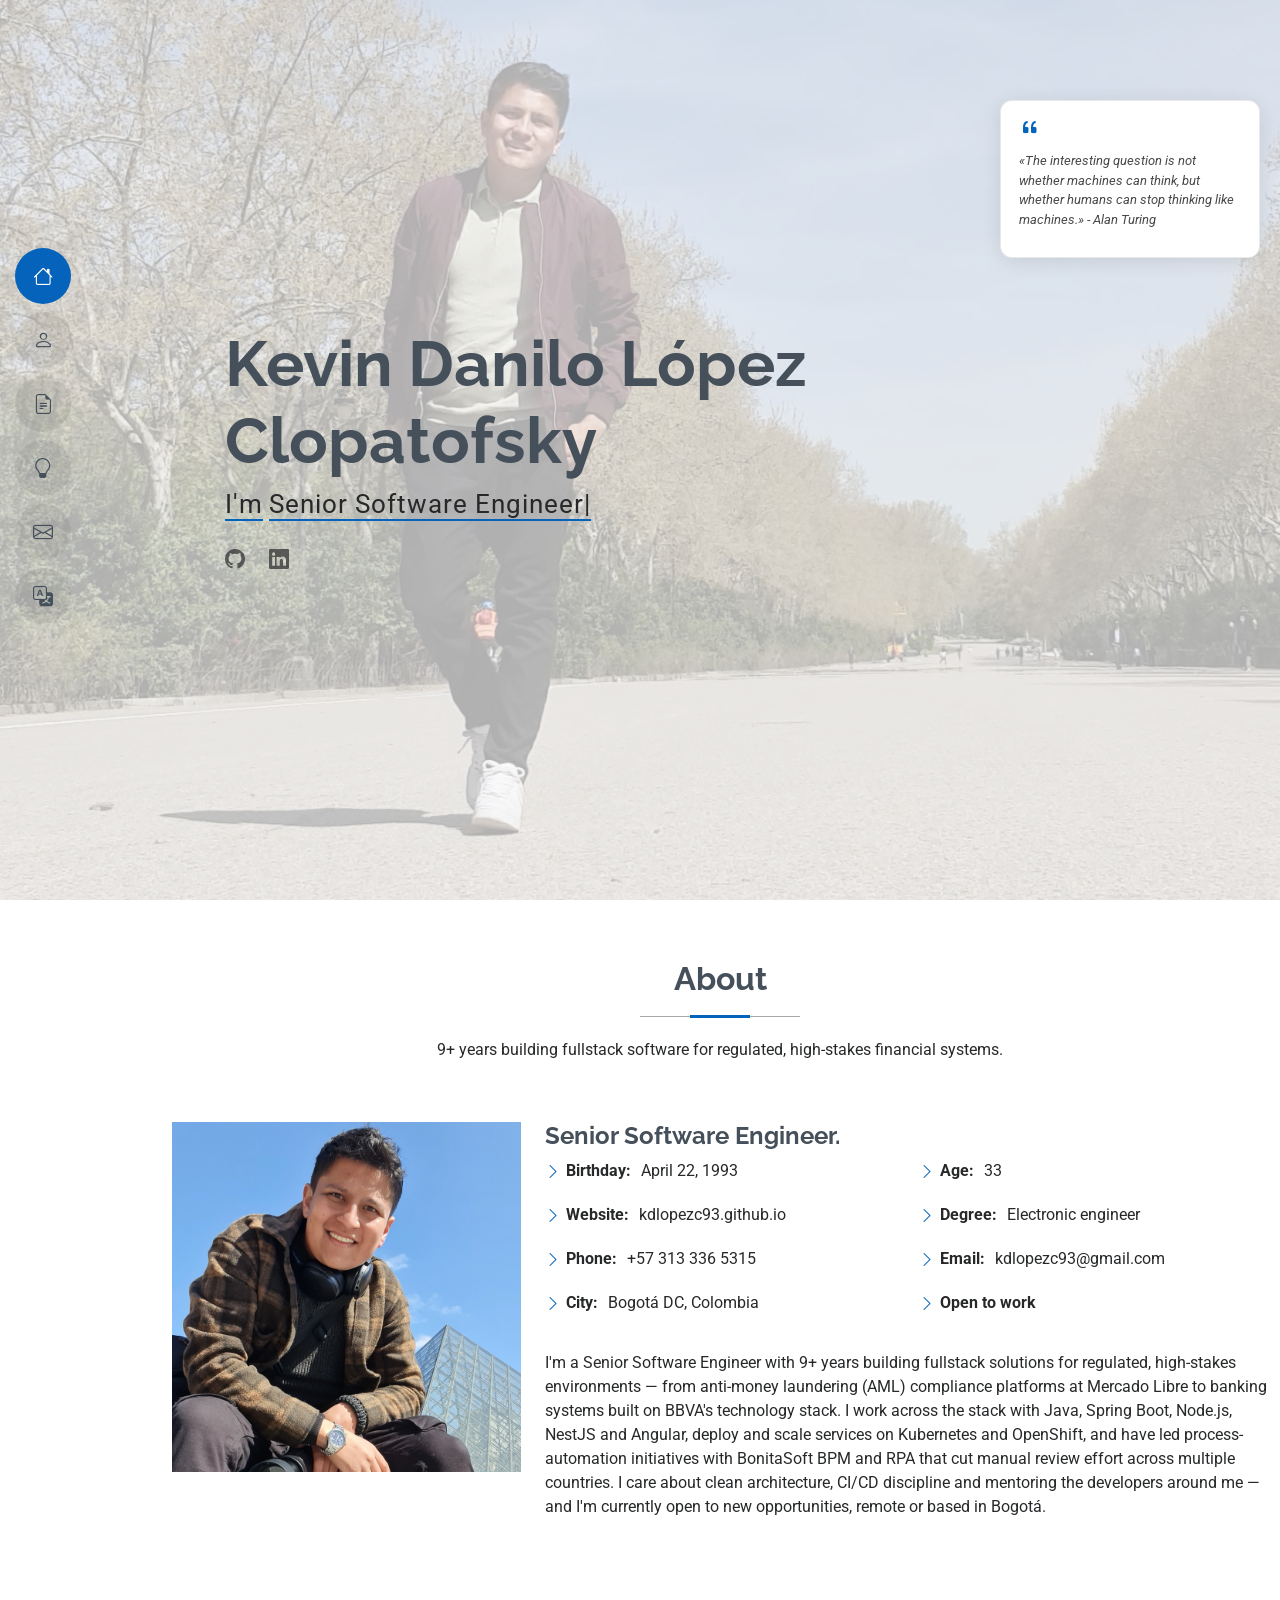
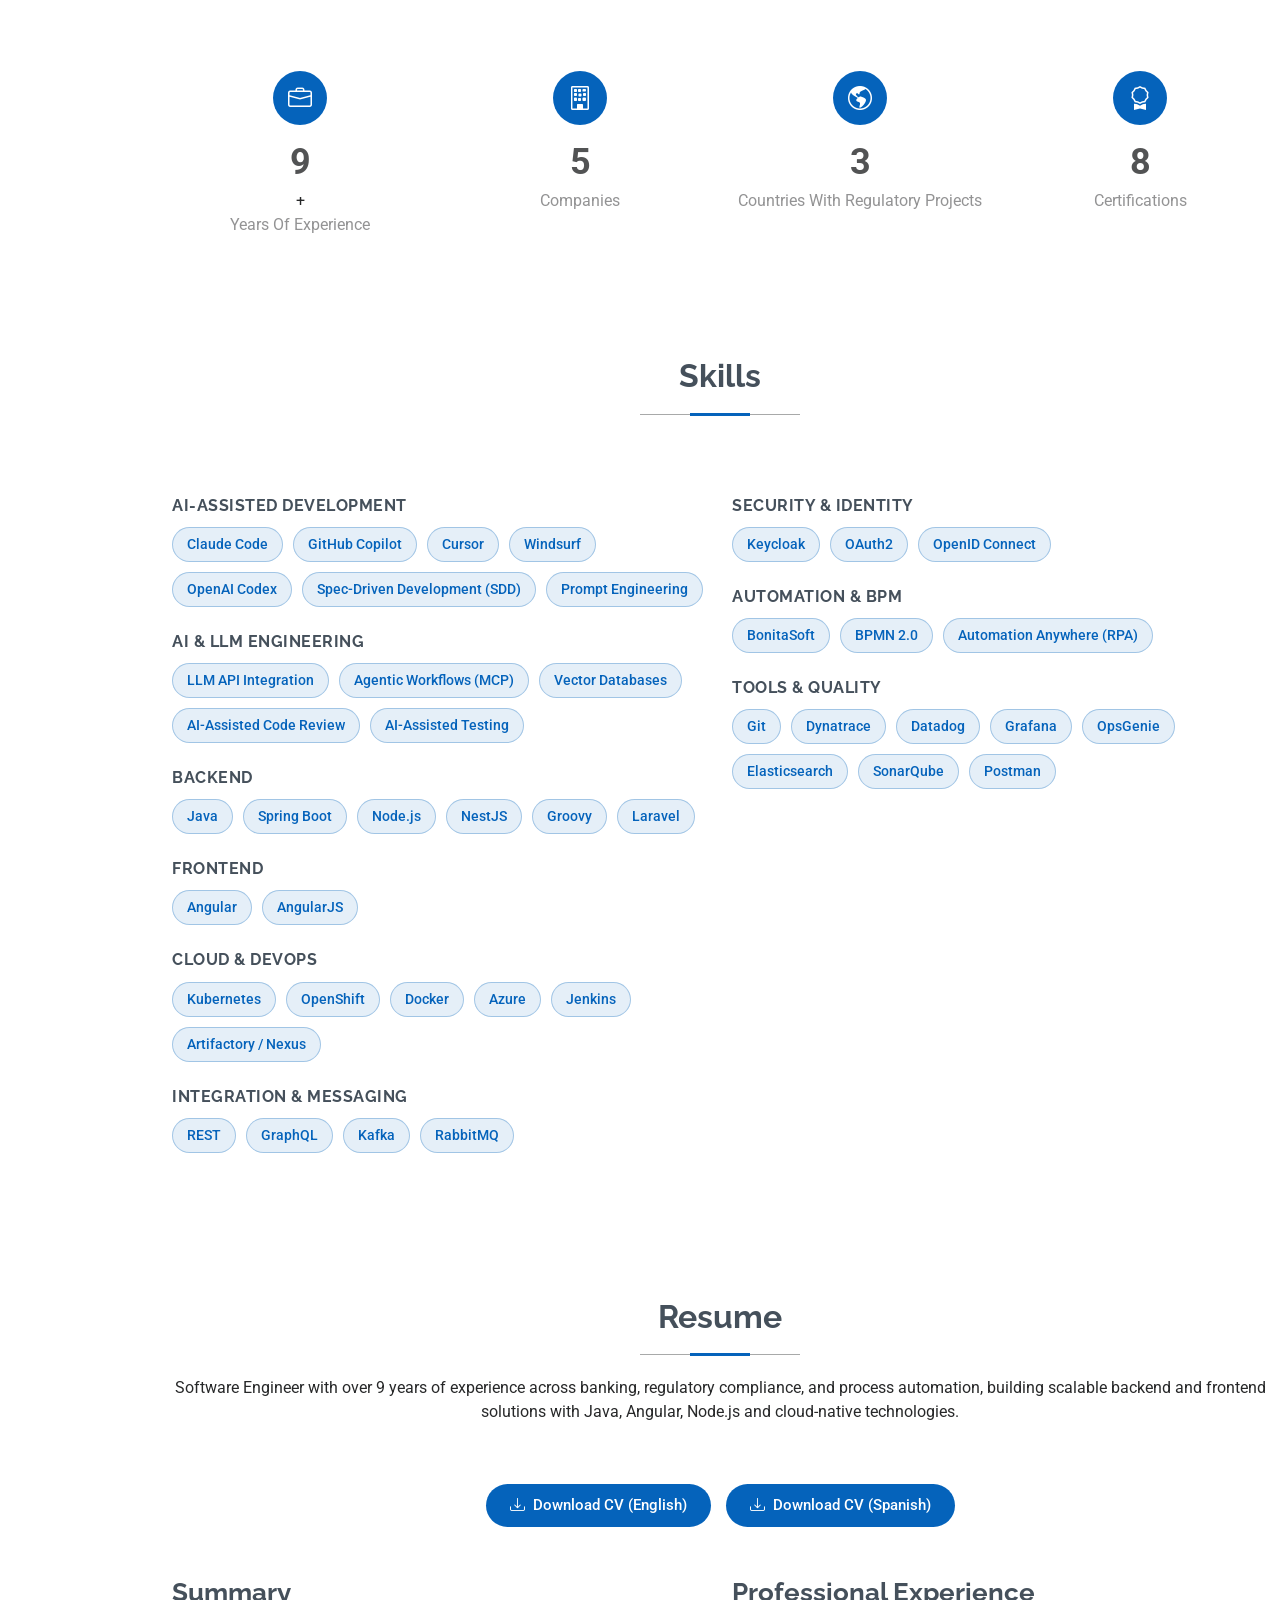
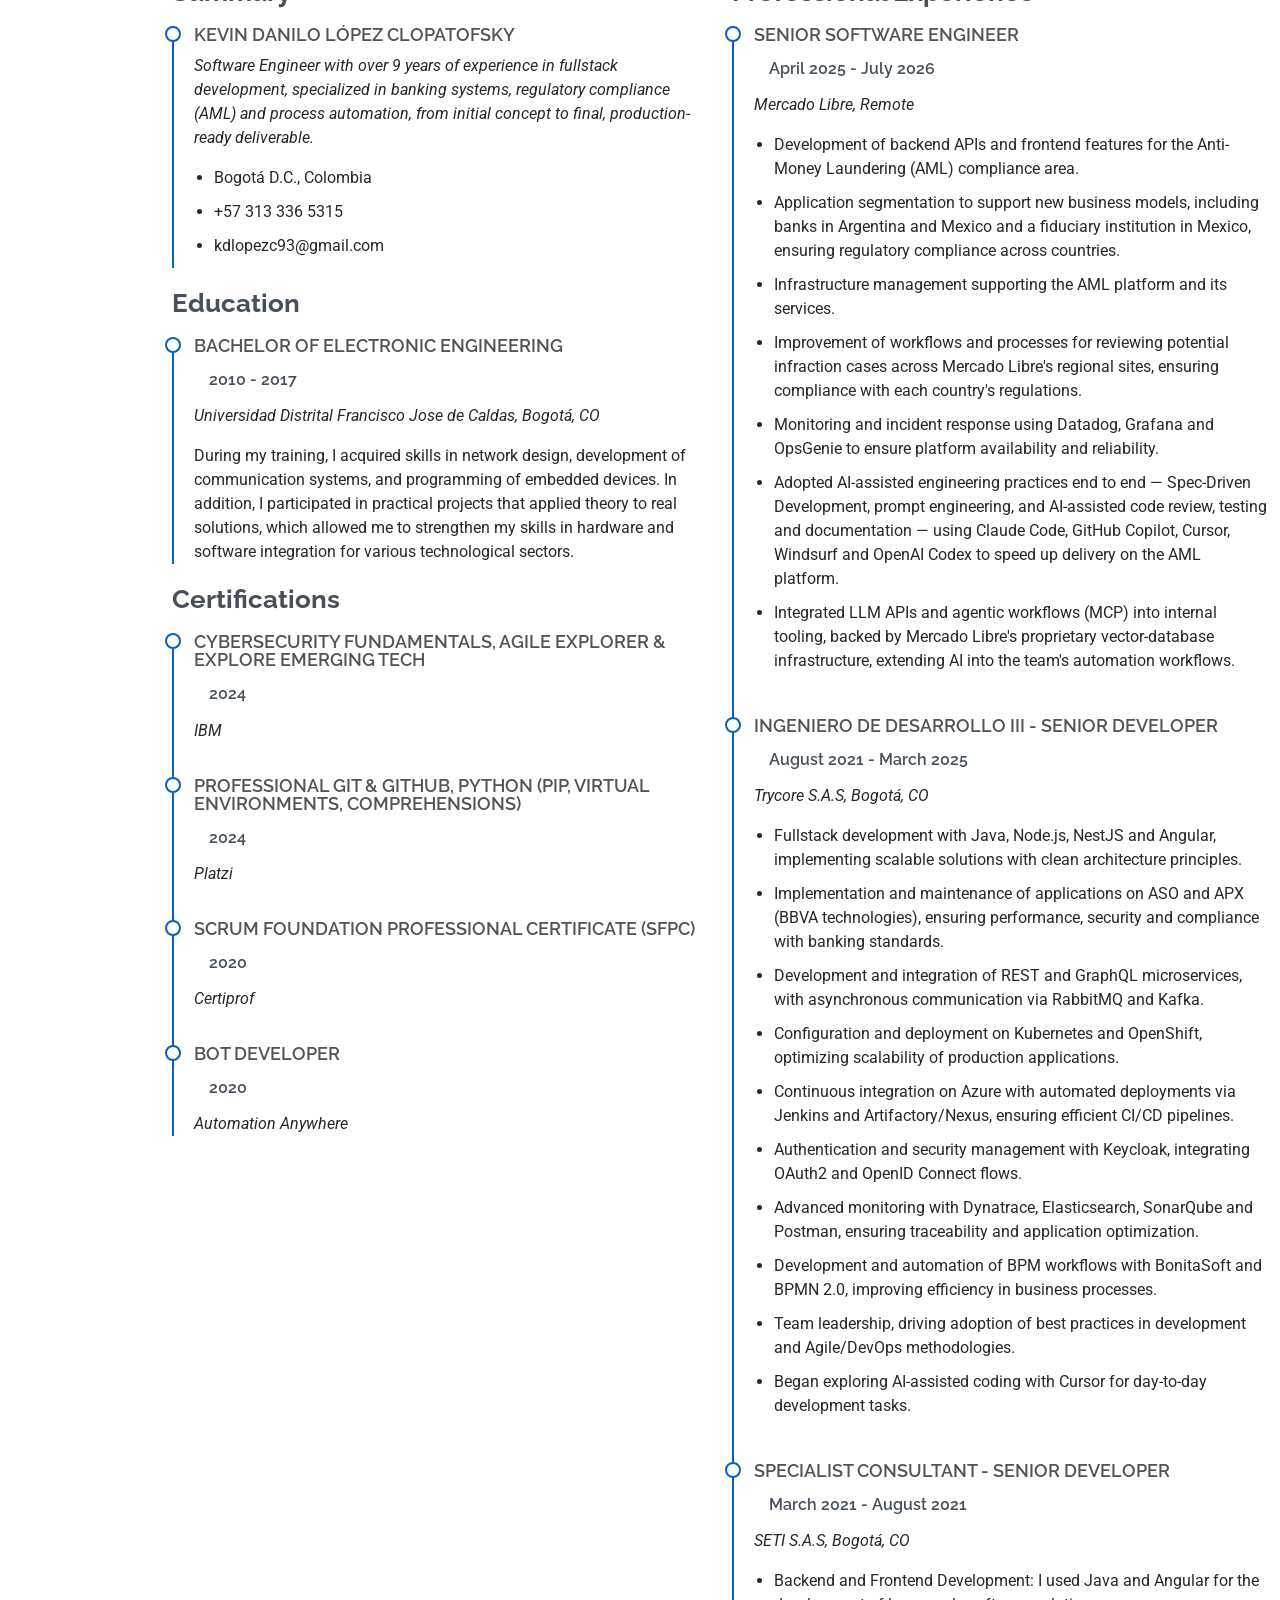
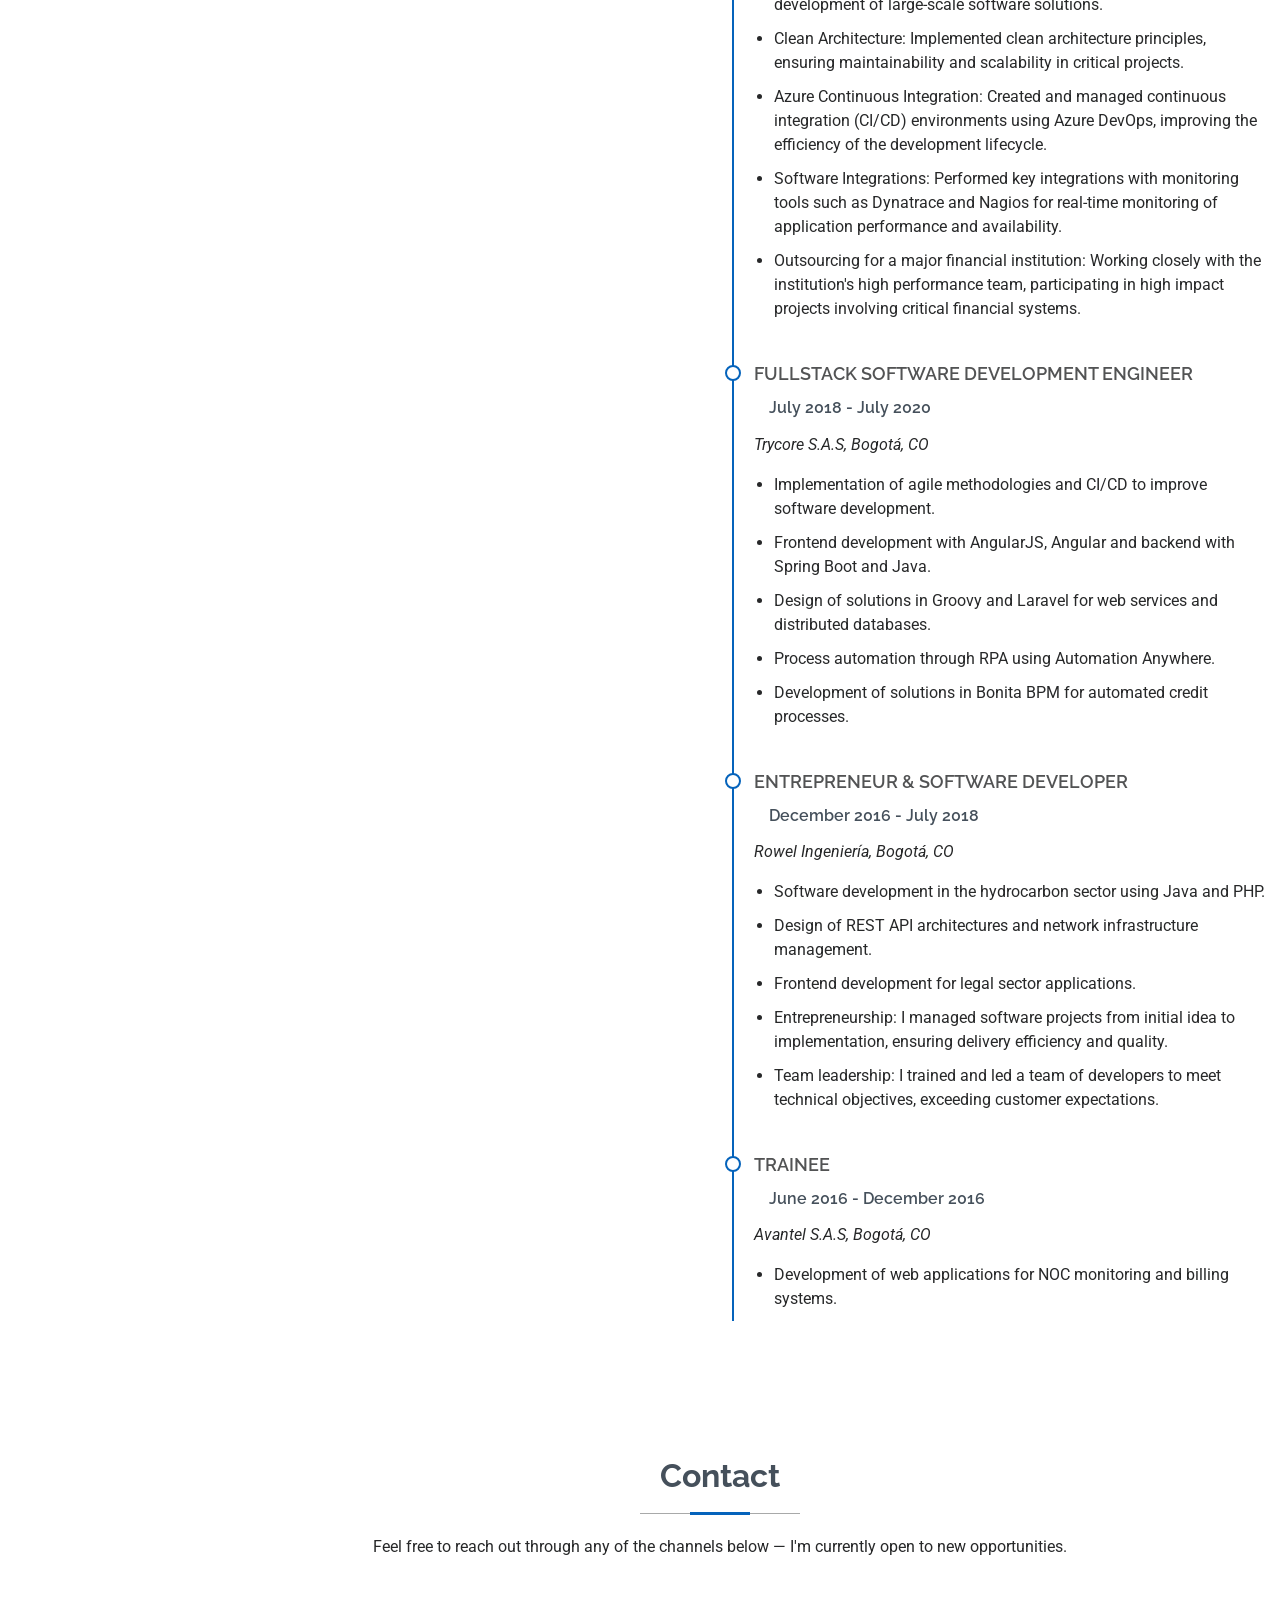
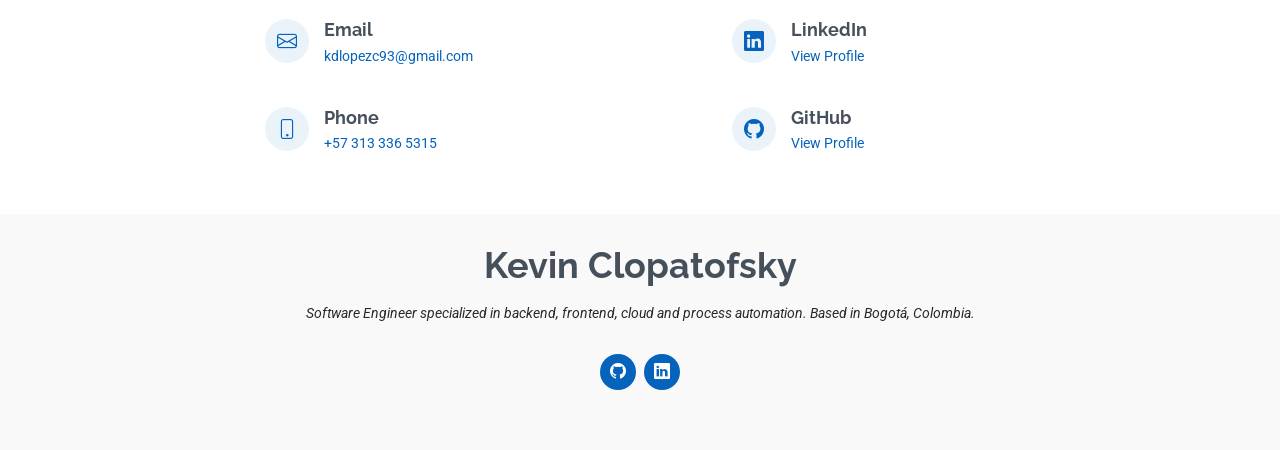
<file: index.html>
<!DOCTYPE html>
<html lang="en">

<head>
  <meta charset="utf-8">
  <meta content="width=device-width, initial-scale=1.0" name="viewport">
  <title data-i18n="meta.title">Kevin López Clopatofsky - Software Engineer</title>
  <meta content="Kevin López Clopatofsky - Software Engineer specialized in backend, frontend, cloud and process automation." name="description">
  <meta content="software engineer, fullstack developer, senior software engineer, java, spring boot, angular, nodejs, nestjs, kubernetes, AML, compliance, banking, bogota" name="keywords">

  <!-- Favicons -->
  <link href="assets/img/favicon.png" rel="icon">
  <link href="assets/img/apple-touch-icon.png" rel="apple-touch-icon">

  <!-- Fonts -->
  <link href="https://fonts.googleapis.com" rel="preconnect">
  <link href="https://fonts.gstatic.com" rel="preconnect" crossorigin>
  <link href="https://fonts.googleapis.com/css2?family=Roboto:ital,wght@0,100;0,300;0,400;0,500;0,700;0,900;1,100;1,300;1,400;1,500;1,700;1,900&family=Poppins:ital,wght@0,100;0,200;0,300;0,400;0,500;0,600;0,700;0,800;0,900;1,100;1,200;1,300;1,400;1,500;1,600;1,700;1,800;1,900&family=Raleway:ital,wght@0,100;0,200;0,300;0,400;0,500;0,600;0,700;0,800;0,900;1,100;1,200;1,300;1,400;1,500;1,600;1,700;1,800;1,900&display=swap" rel="stylesheet">

  <!-- Vendor CSS Files -->
  <link href="assets/vendor/bootstrap/css/bootstrap.min.css" rel="stylesheet">
  <link href="assets/vendor/bootstrap-icons/bootstrap-icons.css" rel="stylesheet">
  <link href="assets/vendor/aos/aos.css" rel="stylesheet">

  <!-- Main CSS File -->
  <link href="assets/css/main.css" rel="stylesheet">

  <!-- =======================================================
  * Template Name: MyResume
  * Template URL: https://bootstrapmade.com/free-html-bootstrap-template-my-resume/
  * Updated: Jun 29 2024 with Bootstrap v5.3.3
  * Author: BootstrapMade.com
  * License: https://bootstrapmade.com/license/
  ======================================================== -->
</head>

<body class="index-page">

  <header id="header" class="header d-flex flex-column justify-content-center">

    <i class="header-toggle d-xl-none bi bi-list"></i>

    <nav id="navmenu" class="navmenu">
      <ul>
        <li><a href="#hero" class="active"><i class="bi bi-house navicon"></i><span data-i18n="nav.home">Home</span></a></li>
        <li><a href="#about"><i class="bi bi-person navicon"></i><span data-i18n="nav.about">About</span></a></li>
        <li><a href="#resume"><i class="bi bi-file-earmark-text navicon"></i><span data-i18n="nav.resume">Resume</span></a></li>
        <li><a href="reflections.html"><i class="bi bi-lightbulb navicon"></i><span data-i18n="nav.reflections">Reflections</span></a></li>
        <li><a href="#contact"><i class="bi bi-envelope navicon"></i><span data-i18n="nav.contact">Contact</span></a></li>
        <li class="lang-switch">
          <button type="button" id="lang-toggle" class="lang-toggle-btn" aria-label="Toggle language">
            <i class="bi bi-translate navicon"></i><span id="lang-toggle-label">ES</span>
          </button>
        </li>
      </ul>
    </nav>

  </header>

  <main class="main">

    <!-- Floating Turing quotes -->
    <div class="turing-float" id="turing-float">
      <i class="bi bi-quote"></i>
      <div class="turing-float-slot">
        <p class="turing-float-quote is-visible" data-i18n="reflections.quote">
          «The interesting question is not whether machines can think, but whether humans can stop thinking like machines.» - Alan Turing
        </p>
        <p class="turing-float-quote" data-i18n="reflections.quote2">
          "Sometimes people think that if a machine can do a job, it must be following some rule or set of instructions, when in fact it may be doing something quite original." - Alan Turing
        </p>
      </div>
    </div>

    <!-- Hero Section -->
    <section id="hero" class="hero section light-background">

      <img src="assets/img/hero-bg.jpg" alt="">

      <div class="container" data-aos="zoom-out">
        <div class="row justify-content-center">
          <div class="col-lg-9">
            <h2>Kevin Danilo L&oacute;pez Clopatofsky</h2>
            <p><span data-i18n="hero.imLabel">I'm</span> <span class="typed" data-typed-items="Senior Software Engineer, Back-end, Front-end, Java, Angular, NodeJS, BPM (Bonitasoft)" data-typed-items-es="Ingeniero de Software Senior, Back-end, Front-end, Java, Angular, NodeJS, BPM (Bonitasoft)">Senior Software Engineer</span><span class="typed-cursor typed-cursor--blink" aria-hidden="true"></span></p>
            <div class="social-links">
              <a href="https://github.com/kdlopezc93" target="_blank"><i class="bi bi-github"></i></a>
              <a href="https://www.linkedin.com/in/kevindlclopatofsky-fullstackdeveloper/" target="_blank"><i class="bi bi-linkedin"></i></a>
            </div>
          </div>
        </div>
      </div>

    </section><!-- /Hero Section -->

    <!-- About Section -->
    <section id="about" class="about section">

      <!-- Section Title -->
      <div class="container section-title" data-aos="fade-up">
        <h2 data-i18n="about.title">About</h2>
        <p data-i18n="about.intro">9+ years building fullstack software for regulated, high-stakes financial systems.</p>
      </div><!-- End Section Title -->

      <div class="container" data-aos="fade-up" data-aos-delay="100">

        <div class="row gy-4 justify-content-center">
          <div class="col-lg-4">
            <img src="assets/img/profile-img.jpg" class="img-fluid" alt="">
          </div>
          <div class="col-lg-8 content">
            <h2 data-i18n="about.subtitle">Senior Software Engineer.</h2>
            <div class="row">
              <div class="col-lg-6">
                <ul>
                  <li><i class="bi bi-chevron-right"></i> <strong data-i18n="about.birthdayLabel">Birthday:</strong> <span data-i18n="about.birthdayValue">April 22, 1993</span></li>
                  <li><i class="bi bi-chevron-right"></i> <strong data-i18n="about.websiteLabel">Website:</strong> <span>kdlopezc93.github.io</span></li>
                  <li><i class="bi bi-chevron-right"></i> <strong data-i18n="about.phoneLabel">Phone:</strong> <span>+57 313 336 5315</span></li>
                  <li><i class="bi bi-chevron-right"></i> <strong data-i18n="about.cityLabel">City:</strong> <span>Bogotá DC, Colombia</span></li>
                </ul>
              </div>
              <div class="col-lg-6">
                <ul>                  <li><i class="bi bi-chevron-right"></i> <strong data-i18n="about.ageLabel">Age:</strong> <span id="age-value" data-birthdate="1993-04-22"></span></li>
                  <li><i class="bi bi-chevron-right"></i> <strong data-i18n="about.degreeLabel">Degree:</strong> <span data-i18n="about.degreeValue">Electronic engineer</span></li>
                  <li><i class="bi bi-chevron-right"></i> <strong data-i18n="about.emailLabel">Email:</strong> <span>kdlopezc93@gmail.com</span></li>
                  <li><i class="bi bi-chevron-right"></i> <strong data-i18n="about.openToWork">Open to work</strong></li>
                </ul>
              </div>
            </div>
            <p class="py-3" data-i18n="about.pitch">
              I'm a Senior Software Engineer with 9+ years building fullstack solutions for regulated,
              high-stakes environments — from anti-money laundering (AML) compliance platforms at
              Mercado Libre to banking systems built on BBVA's technology stack. I work across the
              stack with Java, Spring Boot, Node.js, NestJS and Angular, deploy and scale services on
              Kubernetes and OpenShift, and have led process-automation initiatives with BonitaSoft
              BPM and RPA that cut manual review effort across multiple countries. I care about clean
              architecture, CI/CD discipline and mentoring the developers around me — and I'm
              currently open to new opportunities, remote or based in Bogotá.
            </p>
          </div>
        </div>

      </div>

    </section><!-- /About Section -->

    <!-- Stats Section -->
    <section id="stats" class="stats section">

      <div class="container" data-aos="fade-up" data-aos-delay="100">

        <div class="row gy-4">

          <div class="col-lg-3 col-md-6 d-flex flex-column align-items-center">
            <i class="bi bi-briefcase"></i>
            <div class="stats-item">
              <span data-purecounter-start="0" data-purecounter-end="9" data-purecounter-duration="1" class="purecounter"></span>+
              <p data-i18n="stats.years">Years Of Experience</p>
            </div>
          </div><!-- End Stats Item -->

          <div class="col-lg-3 col-md-6 d-flex flex-column align-items-center">
            <i class="bi bi-building"></i>
            <div class="stats-item">
              <span data-purecounter-start="0" data-purecounter-end="5" data-purecounter-duration="1" class="purecounter"></span>
              <p data-i18n="stats.companies">Companies</p>
            </div>
          </div><!-- End Stats Item -->

          <div class="col-lg-3 col-md-6 d-flex flex-column align-items-center">
            <i class="bi bi-globe-americas"></i>
            <div class="stats-item">
              <span data-purecounter-start="0" data-purecounter-end="3" data-purecounter-duration="1" class="purecounter"></span>
              <p data-i18n="stats.countries">Countries With Regulatory Projects</p>
            </div>
          </div><!-- End Stats Item -->

          <div class="col-lg-3 col-md-6 d-flex flex-column align-items-center">
            <i class="bi bi-award"></i>
            <div class="stats-item">
              <span data-purecounter-start="0" data-purecounter-end="8" data-purecounter-duration="1" class="purecounter"></span>
              <p data-i18n="stats.certifications">Certifications</p>
            </div>
          </div><!-- End Stats Item -->

        </div>

      </div>

    </section><!-- /Stats Section -->

    <!-- Skills Section -->
    <section id="skills" class="skills section">

      <!-- Section Title -->
      <div class="container section-title" data-aos="fade-up">
        <h2 data-i18n="skills.title">Skills</h2>
      </div><!-- End Section Title -->

      <div class="container" data-aos="fade-up" data-aos-delay="100">

        <div class="row skills-content">

          <div class="col-lg-6">

            <div class="skills-category">
              <h4 data-i18n="skills.catAiDev">AI-Assisted Development</h4>
              <div class="skills-tags">
                <span class="tag">Claude Code</span>
                <span class="tag">GitHub Copilot</span>
                <span class="tag">Cursor</span>
                <span class="tag">Windsurf</span>
                <span class="tag">OpenAI Codex</span>
                <span class="tag">Spec-Driven Development (SDD)</span>
                <span class="tag">Prompt Engineering</span>
              </div>
            </div><!-- End Skills Category -->

            <div class="skills-category">
              <h4 data-i18n="skills.catAiLlm">AI & LLM Engineering</h4>
              <div class="skills-tags">
                <span class="tag">LLM API Integration</span>
                <span class="tag">Agentic Workflows (MCP)</span>
                <span class="tag">Vector Databases</span>
                <span class="tag">AI-Assisted Code Review</span>
                <span class="tag">AI-Assisted Testing</span>
              </div>
            </div><!-- End Skills Category -->

            <div class="skills-category">
              <h4 data-i18n="skills.catBackend">Backend</h4>
              <div class="skills-tags">
                <span class="tag">Java</span>
                <span class="tag">Spring Boot</span>
                <span class="tag">Node.js</span>
                <span class="tag">NestJS</span>
                <span class="tag">Groovy</span>
                <span class="tag">Laravel</span>
              </div>
            </div><!-- End Skills Category -->

            <div class="skills-category">
              <h4 data-i18n="skills.catFrontend">Frontend</h4>
              <div class="skills-tags">
                <span class="tag">Angular</span>
                <span class="tag">AngularJS</span>
              </div>
            </div><!-- End Skills Category -->

            <div class="skills-category">
              <h4 data-i18n="skills.catCloud">Cloud & DevOps</h4>
              <div class="skills-tags">
                <span class="tag">Kubernetes</span>
                <span class="tag">OpenShift</span>
                <span class="tag">Docker</span>
                <span class="tag">Azure</span>
                <span class="tag">Jenkins</span>
                <span class="tag">Artifactory / Nexus</span>
              </div>
            </div><!-- End Skills Category -->

            <div class="skills-category">
              <h4 data-i18n="skills.catIntegration">Integration & Messaging</h4>
              <div class="skills-tags">
                <span class="tag">REST</span>
                <span class="tag">GraphQL</span>
                <span class="tag">Kafka</span>
                <span class="tag">RabbitMQ</span>
              </div>
            </div><!-- End Skills Category -->

          </div>

          <div class="col-lg-6">

            <div class="skills-category">
              <h4 data-i18n="skills.catSecurity">Security & Identity</h4>
              <div class="skills-tags">
                <span class="tag">Keycloak</span>
                <span class="tag">OAuth2</span>
                <span class="tag">OpenID Connect</span>
              </div>
            </div><!-- End Skills Category -->

            <div class="skills-category">
              <h4 data-i18n="skills.catAutomation">Automation & BPM</h4>
              <div class="skills-tags">
                <span class="tag">BonitaSoft</span>
                <span class="tag">BPMN 2.0</span>
                <span class="tag">Automation Anywhere (RPA)</span>
              </div>
            </div><!-- End Skills Category -->

            <div class="skills-category">
              <h4 data-i18n="skills.catTools">Tools & Quality</h4>
              <div class="skills-tags">
                <span class="tag">Git</span>
                <span class="tag">Dynatrace</span>
                <span class="tag">Datadog</span>
                <span class="tag">Grafana</span>
                <span class="tag">OpsGenie</span>
                <span class="tag">Elasticsearch</span>
                <span class="tag">SonarQube</span>
                <span class="tag">Postman</span>
              </div>
            </div><!-- End Skills Category -->

          </div>

        </div>

      </div>

    </section><!-- /Skills Section -->

    <!-- Resume Section -->
    <section id="resume" class="resume section">

      <!-- Section Title -->
      <div class="container section-title" data-aos="fade-up">
        <h2 data-i18n="resume.title">Resume</h2>
        <p data-i18n="resume.intro">Software Engineer with over 9 years of experience across banking, regulatory compliance, and process automation, building scalable backend and frontend solutions with Java, Angular, Node.js and cloud-native technologies.</p>
      </div><!-- End Section Title -->

      <div class="container" data-aos="fade-up" data-aos-delay="50">
        <div class="resume-downloads">
          <button type="button" class="btn-download" id="download-cv-en"><i class="bi bi-download"></i> <span data-i18n="resume.downloadEn">Download CV (English)</span></button>
          <button type="button" class="btn-download" id="download-cv-es"><i class="bi bi-download"></i> <span data-i18n="resume.downloadEs">Download CV (Spanish)</span></button>
        </div>
      </div>

      <div class="container">

        <div class="row">

          <div class="col-lg-6" data-aos="fade-up" data-aos-delay="100">
            <h3 class="resume-title" data-i18n="resume.summaryTitle">Summary</h3>
            <div id="resume-summary-container"></div>

            <h3 class="resume-title" data-i18n="resume.educationTitle">Education</h3>
            <div id="resume-education-container"></div>

            <h3 class="resume-title" data-i18n="resume.certificationsTitle">Certifications</h3>
            <div id="resume-certifications-container"></div>
          </div>

          <div class="col-lg-6" data-aos="fade-up" data-aos-delay="200">
            <h3 class="resume-title" data-i18n="resume.experienceTitle">Professional Experience</h3>
            <div id="resume-experience-container"></div>
          </div>

        </div>

      </div>

    </section><!-- /Resume Section -->

    <!-- Contact Section -->
    <section id="contact" class="contact section">

      <!-- Section Title -->
      <div class="container section-title" data-aos="fade-up">
        <h2 data-i18n="contact.title">Contact</h2>
        <p data-i18n="contact.intro">Feel free to reach out through any of the channels below — I'm currently open to new opportunities.</p>
      </div><!-- End Section Title -->

      <div class="container" data-aos="fade-up" data-aos-delay="100">

        <div class="row gy-4 justify-content-center">

          <div class="col-lg-5">
            <div class="info-item d-flex">
              <i class="bi bi-envelope flex-shrink-0"></i>
              <div>
                <h3 data-i18n="contact.emailLabel">Email</h3>
                <p><a href="mailto:kdlopezc93@gmail.com">kdlopezc93@gmail.com</a></p>
              </div>
            </div><!-- End Info Item -->

            <div class="info-item d-flex">
              <i class="bi bi-phone flex-shrink-0"></i>
              <div>
                <h3 data-i18n="contact.phoneLabel">Phone</h3>
                <p><a href="tel:+573133365315">+57 313 336 5315</a></p>
              </div>
            </div><!-- End Info Item -->
          </div>

          <div class="col-lg-5">
            <div class="info-item d-flex">
              <i class="bi bi-linkedin flex-shrink-0"></i>
              <div>
                <h3>LinkedIn</h3>
                <p><a href="https://www.linkedin.com/in/kevindlclopatofsky-fullstackdeveloper/" target="_blank" data-i18n="contact.viewProfile">View Profile</a></p>
              </div>
            </div><!-- End Info Item -->

            <div class="info-item d-flex">
              <i class="bi bi-github flex-shrink-0"></i>
              <div>
                <h3>GitHub</h3>
                <p><a href="https://github.com/kdlopezc93" target="_blank" data-i18n="contact.viewProfile">View Profile</a></p>
              </div>
            </div><!-- End Info Item -->
          </div>

        </div>

      </div>

    </section><!-- /Contact Section -->

  </main>

  <footer id="footer" class="footer position-relative light-background">
    <div class="container">
      <h3 class="sitename">Kevin Clopatofsky
      </h3>
      <p data-i18n="footer.tagline">Software Engineer specialized in backend, frontend, cloud and process automation. Based in Bogotá, Colombia.</p>
      <div class="social-links d-flex justify-content-center">
        <a href="https://github.com/kdlopezc93" target="_blank"><i class="bi bi-github"></i></a>
        <a href="https://www.linkedin.com/in/kevindlclopatofsky-fullstackdeveloper/" target="_blank"><i class="bi bi-linkedin"></i></a>
      </div>

    </div>
  </footer>

  <!-- Scroll Top -->
  <a href="#" id="scroll-top" class="scroll-top d-flex align-items-center justify-content-center"><i class="bi bi-arrow-up-short"></i></a>

  <!-- Preloader -->
  <div id="preloader"></div>

  <!-- Vendor JS Files -->
  <script src="assets/vendor/bootstrap/js/bootstrap.bundle.min.js"></script>
  <script src="assets/vendor/aos/aos.js"></script>
  <script src="assets/vendor/typed.js/typed.umd.js"></script>
  <script src="assets/vendor/purecounter/purecounter_vanilla.js"></script>
  <script src="assets/vendor/waypoints/noframework.waypoints.js"></script>
  <script src="assets/vendor/jspdf/jspdf.umd.min.js"></script>

  <!-- CV data + dynamic rendering + PDF export + language toggle -->
  <script src="assets/js/resume-data.js"></script>
  <script src="assets/js/render-resume.js"></script>
  <script src="assets/js/pdf-export.js"></script>
  <script src="assets/js/i18n.js"></script>

  <!-- Main JS File -->
  <script src="assets/js/main.js"></script>

  <!-- Floating Turing quotes -->
  <script src="assets/js/turing-float.js"></script>

</body>

</html>
</file>
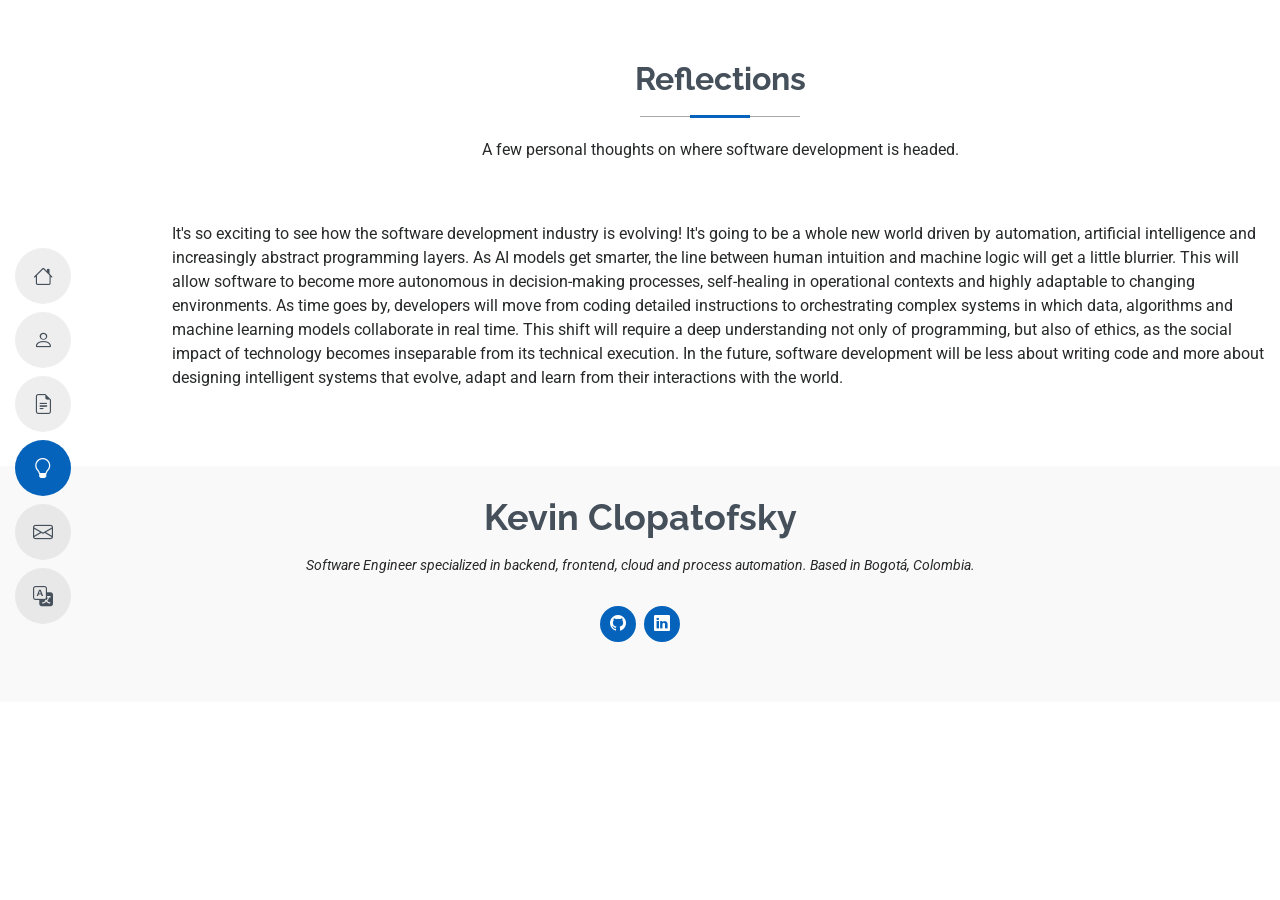
<file: reflections.html>
<!DOCTYPE html>
<html lang="en">

<head>
  <meta charset="utf-8">
  <meta content="width=device-width, initial-scale=1.0" name="viewport">
  <title data-i18n="reflections.pageTitle">Reflections - Kevin López Clopatofsky</title>
  <meta content="Personal thoughts from Kevin López Clopatofsky on where software development, automation and AI are headed." name="description">
  <meta content="software engineer, reflections, artificial intelligence, automation" name="keywords">

  <!-- Favicons -->
  <link href="assets/img/favicon.png" rel="icon">
  <link href="assets/img/apple-touch-icon.png" rel="apple-touch-icon">

  <!-- Fonts -->
  <link href="https://fonts.googleapis.com" rel="preconnect">
  <link href="https://fonts.gstatic.com" rel="preconnect" crossorigin>
  <link href="https://fonts.googleapis.com/css2?family=Roboto:ital,wght@0,100;0,300;0,400;0,500;0,700;0,900;1,100;1,300;1,400;1,500;1,700;1,900&family=Poppins:ital,wght@0,100;0,200;0,300;0,400;0,500;0,600;0,700;0,800;0,900;1,100;1,200;1,300;1,400;1,500;1,600;1,700;1,800;1,900&family=Raleway:ital,wght@0,100;0,200;0,300;0,400;0,500;0,600;0,700;0,800;0,900;1,100;1,200;1,300;1,400;1,500;1,600;1,700;1,800;1,900&display=swap" rel="stylesheet">

  <!-- Vendor CSS Files -->
  <link href="assets/vendor/bootstrap/css/bootstrap.min.css" rel="stylesheet">
  <link href="assets/vendor/bootstrap-icons/bootstrap-icons.css" rel="stylesheet">
  <link href="assets/vendor/aos/aos.css" rel="stylesheet">

  <!-- Main CSS File -->
  <link href="assets/css/main.css" rel="stylesheet">
</head>

<body class="index-page">

  <header id="header" class="header d-flex flex-column justify-content-center">

    <i class="header-toggle d-xl-none bi bi-list"></i>

    <nav id="navmenu" class="navmenu">
      <ul>
        <li><a href="index.html#hero"><i class="bi bi-house navicon"></i><span data-i18n="nav.home">Home</span></a></li>
        <li><a href="index.html#about"><i class="bi bi-person navicon"></i><span data-i18n="nav.about">About</span></a></li>
        <li><a href="index.html#resume"><i class="bi bi-file-earmark-text navicon"></i><span data-i18n="nav.resume">Resume</span></a></li>
        <li><a href="reflections.html" class="active"><i class="bi bi-lightbulb navicon"></i><span data-i18n="nav.reflections">Reflections</span></a></li>
        <li><a href="index.html#contact"><i class="bi bi-envelope navicon"></i><span data-i18n="nav.contact">Contact</span></a></li>
        <li class="lang-switch">
          <button type="button" id="lang-toggle" class="lang-toggle-btn" aria-label="Toggle language">
            <i class="bi bi-translate navicon"></i><span id="lang-toggle-label">ES</span>
          </button>
        </li>
      </ul>
    </nav>

  </header>

  <main class="main">

    <!-- Reflections Section -->
    <section id="reflections" class="reflections section">

      <!-- Section Title -->
      <div class="container section-title" data-aos="fade-up">
        <h2 data-i18n="reflections.title">Reflections</h2>
        <p data-i18n="reflections.intro">A few personal thoughts on where software development is headed.</p>
      </div><!-- End Section Title -->

      <div class="container" data-aos="fade-up" data-aos-delay="100">
        <p data-i18n="reflections.paragraph">
          It's so exciting to see how the software development industry is evolving! It's going to
          be a whole new world driven by automation, artificial intelligence and increasingly
          abstract programming layers. As AI models get smarter, the line between human
          intuition and machine logic will get a little blurrier. This will allow software to become
          more autonomous in decision-making processes, self-healing in operational contexts
          and highly adaptable to changing environments. As time goes by, developers will move
          from coding detailed instructions to orchestrating complex systems in which data,
          algorithms and machine learning models collaborate in real time. This shift will require
          a deep understanding not only of programming, but also of ethics, as the social impact
          of technology becomes inseparable from its technical execution. In the future, software
          development will be less about writing code and more about designing intelligent
          systems that evolve, adapt and learn from their interactions with the world.
        </p>
      </div>

    </section><!-- /Reflections Section -->

  </main>

  <footer id="footer" class="footer position-relative light-background">
    <div class="container">
      <h3 class="sitename">Kevin Clopatofsky
      </h3>
      <p data-i18n="footer.tagline">Software Engineer specialized in backend, frontend, cloud and process automation. Based in Bogotá, Colombia.</p>
      <div class="social-links d-flex justify-content-center">
        <a href="https://github.com/kdlopezc93" target="_blank"><i class="bi bi-github"></i></a>
        <a href="https://www.linkedin.com/in/kevindlclopatofsky-fullstackdeveloper/" target="_blank"><i class="bi bi-linkedin"></i></a>
      </div>

    </div>
  </footer>

  <!-- Scroll Top -->
  <a href="#" id="scroll-top" class="scroll-top d-flex align-items-center justify-content-center"><i class="bi bi-arrow-up-short"></i></a>

  <!-- Preloader -->
  <div id="preloader"></div>

  <!-- Vendor JS Files -->
  <script src="assets/vendor/bootstrap/js/bootstrap.bundle.min.js"></script>
  <script src="assets/vendor/aos/aos.js"></script>
  <script src="assets/vendor/purecounter/purecounter_vanilla.js"></script>

  <!-- Language toggle -->
  <script src="assets/js/i18n.js"></script>
  <script src="assets/js/main.js"></script>

</body>

</html>
</file>
<file: assets/css/main.css>
/**
* Template Name: MyResume
* Template URL: https://bootstrapmade.com/free-html-bootstrap-template-my-resume/
* Updated: Jun 29 2024 with Bootstrap v5.3.3
* Author: BootstrapMade.com
* License: https://bootstrapmade.com/license/
*/

/*--------------------------------------------------------------
# Font & Color Variables
# Help: https://bootstrapmade.com/color-system/
--------------------------------------------------------------*/
/* Fonts */
:root {
  --default-font: "Roboto",  system-ui, -apple-system, "Segoe UI", Roboto, "Helvetica Neue", Arial, "Noto Sans", "Liberation Sans", sans-serif, "Apple Color Emoji", "Segoe UI Emoji", "Segoe UI Symbol", "Noto Color Emoji";
  --heading-font: "Raleway",  sans-serif;
  --nav-font: "Poppins",  sans-serif;
}

/* Global Colors - The following color variables are used throughout the website. Updating them here will change the color scheme of the entire website */
:root { 
  --background-color: #ffffff; /* Background color for the entire website, including individual sections */
  --default-color: #272829; /* Default color used for the majority of the text content across the entire website */
  --heading-color: #45505b; /* Color for headings, subheadings and title throughout the website */
  --accent-color: #0563bb; /* Accent color that represents your brand on the website. It's used for buttons, links, and other elements that need to stand out */
  --surface-color: #ffffff; /* The surface color is used as a background of boxed elements within sections, such as cards, icon boxes, or other elements that require a visual separation from the global background. */
  --contrast-color: #ffffff; /* Contrast color for text, ensuring readability against backgrounds of accent, heading, or default colors. */
}

/* Nav Menu Colors - The following color variables are used specifically for the navigation menu. They are separate from the global colors to allow for more customization options */
:root {
  --nav-color: #45505b;  /* The default color of the main navmenu links */
  --nav-hover-color: #0563bb; /* Applied to main navmenu links when they are hovered over or active */
  --nav-mobile-background-color: #ffffff; /* Used as the background color for mobile navigation menu */
  --nav-dropdown-background-color: #ffffff; /* Used as the background color for dropdown items that appear when hovering over primary navigation items */
  --nav-dropdown-color: #212529; /* Used for navigation links of the dropdown items in the navigation menu. */
  --nav-dropdown-hover-color: #0563bb; /* Similar to --nav-hover-color, this color is applied to dropdown navigation links when they are hovered over. */
}

/* Color Presets - These classes override global colors when applied to any section or element, providing reuse of the sam color scheme. */

.light-background {
  --background-color: #f9f9f9;
  --surface-color: #ffffff;
}

.dark-background {
  --background-color: #060606;
  --default-color: #ffffff;
  --heading-color: #ffffff;
  --surface-color: #252525;
  --contrast-color: #ffffff;
}

/* Smooth scroll */
:root {
  scroll-behavior: smooth;
}

/*--------------------------------------------------------------
# General Styling & Shared Classes
--------------------------------------------------------------*/
body {
  color: var(--default-color);
  background-color: var(--background-color);
  font-family: var(--default-font);
}

a {
  color: var(--accent-color);
  text-decoration: none;
  transition: 0.3s;
}

a:hover {
  color: color-mix(in srgb, var(--accent-color), transparent 25%);
  text-decoration: none;
}

h1,
h2,
h3,
h4,
h5,
h6 {
  color: var(--heading-color);
  font-family: var(--heading-font);
}

/* PHP Email Form Messages
------------------------------*/
.php-email-form .error-message {
  display: none;
  background: #df1529;
  color: #ffffff;
  text-align: left;
  padding: 15px;
  margin-bottom: 24px;
  font-weight: 600;
}

.php-email-form .sent-message {
  display: none;
  color: #ffffff;
  background: #059652;
  text-align: center;
  padding: 15px;
  margin-bottom: 24px;
  font-weight: 600;
}

.php-email-form .loading {
  display: none;
  background: var(--surface-color);
  text-align: center;
  padding: 15px;
  margin-bottom: 24px;
}

.php-email-form .loading:before {
  content: "";
  display: inline-block;
  border-radius: 50%;
  width: 24px;
  height: 24px;
  margin: 0 10px -6px 0;
  border: 3px solid var(--accent-color);
  border-top-color: var(--surface-color);
  animation: php-email-form-loading 1s linear infinite;
}

@keyframes php-email-form-loading {
  0% {
    transform: rotate(0deg);
  }

  100% {
    transform: rotate(360deg);
  }
}

/*--------------------------------------------------------------
# Global Header
--------------------------------------------------------------*/
.header {
  color: var(--default-color);
  position: fixed;
  top: 0;
  left: 0;
  bottom: 0;
  padding: 0 15px;
  transition: all ease-in-out 0.3s;
  overflow-y: auto;
  z-index: 997;
  min-width: 200px;
}

@media (max-width: 1199px) {
  .header {
    background-color: var(--background-color);
    border-right: 1px solid color-mix(in srgb, var(--default-color), transparent 90%);
    width: 300px;
    left: -100%;
  }
}

@media (min-width: 1200px) and (max-width: 1600px) {
  .header~main {
    margin-left: 160px;
  }

  .header~main .hero {
    margin-left: -160px;
    width: 100vw;
  }
}

.header.header-show {
  left: 0;
}

.header .header-toggle {
  color: var(--contrast-color);
  background-color: var(--accent-color);
  font-size: 22px;
  display: flex;
  align-items: center;
  justify-content: center;
  width: 40px;
  height: 40px;
  border-radius: 50%;
  cursor: pointer;
  position: fixed;
  top: 15px;
  right: 15px;
  z-index: 9999;
  transition: background-color 0.3s;
}

.header .header-toggle:hover {
  color: var(--contrast-color);
  background-color: color-mix(in srgb, var(--accent-color) 90%, white 15%);
}

/*--------------------------------------------------------------
# Navigation Menu
--------------------------------------------------------------*/
.navmenu {
  padding: 0;
  z-index: 9997;
}

.navmenu ul {
  list-style: none;
  padding: 0 0 20px 0;
  margin: 0;
  width: 140px;
}

.navmenu a,
.navmenu a:focus {
  color: var(--nav-color);
  font-family: var(--nav-font);
  display: flex;
  align-items: center;
  padding: 10px 18px;
  margin-bottom: 8px;
  font-size: 15px;
  border-radius: 50px;
  background: color-mix(in srgb, var(--default-color), transparent 92%);
  height: 56px;
  width: 100%;
  overflow: hidden;
  transition: 0.3s;
}

.navmenu a i,
.navmenu a:focus i {
  font-size: 20px;
}

.navmenu a span,
.navmenu a:focus span {
  padding: 0 5px 0 7px;
}

@media (min-width: 992px) {

  .navmenu a,
  .navmenu a:focus {
    max-width: 56px;
  }

  .navmenu a span,
  .navmenu a:focus span {
    display: none;
  }
}

.navmenu a:hover,
.navmenu .active,
.navmenu .active:focus,
.navmenu li:hover>a {
  color: var(--contrast-color);
  background: var(--nav-hover-color);
}

.navmenu a:hover,
.navmenu li:hover>a {
  max-width: 100%;
  color: var(--contrast-color);
}

.navmenu a:hover span,
.navmenu li:hover>a span {
  display: block;
}

.navmenu .lang-toggle-btn {
  color: var(--nav-color);
  font-family: var(--nav-font);
  display: flex;
  align-items: center;
  padding: 10px 18px;
  margin-bottom: 8px;
  font-size: 15px;
  border-radius: 50px;
  background: color-mix(in srgb, var(--default-color), transparent 92%);
  height: 56px;
  width: 100%;
  overflow: hidden;
  transition: 0.3s;
  border: 0;
  cursor: pointer;
  text-align: left;
}

.navmenu .lang-toggle-btn i {
  font-size: 20px;
}

.navmenu .lang-toggle-btn span {
  padding: 0 5px 0 7px;
  font-weight: 600;
}

@media (min-width: 992px) {
  .navmenu .lang-toggle-btn {
    max-width: 56px;
  }

  .navmenu .lang-toggle-btn span {
    display: none;
  }
}

.navmenu .lang-toggle-btn:hover {
  max-width: 100%;
  color: var(--contrast-color);
  background: var(--nav-hover-color);
}

.navmenu .lang-toggle-btn:hover span {
  display: block;
}

/*--------------------------------------------------------------
# Global Footer
--------------------------------------------------------------*/
.footer {
  color: var(--default-color);
  background-color: var(--background-color);
  font-size: 14px;
  text-align: center;
  padding: 30px 0;
  position: relative;
}

.footer h3 {
  font-size: 36px;
  font-weight: 700;
  position: relative;
  padding: 0;
  margin: 0 0 15px 0;
}

.footer p {
  font-size: 15;
  font-style: italic;
  padding: 0;
  margin: 0 0 30px 0;
}

.footer .social-links {
  margin: 0 0 30px 0;
}

.footer .social-links a {
  font-size: 16px;
  display: flex;
  align-items: center;
  justify-content: center;
  background: var(--accent-color);
  color: var(--contrast-color);
  line-height: 1;
  margin: 0 4px;
  border-radius: 50%;
  text-align: center;
  width: 36px;
  height: 36px;
  transition: 0.3s;
}

.footer .social-links a:hover {
  background: color-mix(in srgb, var(--accent-color), transparent 20%);
  text-decoration: none;
}

.footer .copyright {
  padding-top: 25px;
  border-top: 1px solid color-mix(in srgb, var(--default-color), transparent 90%);
}

.footer .credits {
  font-size: 13px;
  padding-top: 5px;
}

/*--------------------------------------------------------------
# Preloader
--------------------------------------------------------------*/
#preloader {
  position: fixed;
  inset: 0;
  z-index: 999999;
  overflow: hidden;
  background: var(--background-color);
  transition: all 0.6s ease-out;
}

#preloader:before {
  content: "";
  position: fixed;
  top: calc(50% - 30px);
  left: calc(50% - 30px);
  border: 6px solid #ffffff;
  border-color: var(--accent-color) transparent var(--accent-color) transparent;
  border-radius: 50%;
  width: 60px;
  height: 60px;
  animation: animate-preloader 1.5s linear infinite;
}

@keyframes animate-preloader {
  0% {
    transform: rotate(0deg);
  }

  100% {
    transform: rotate(360deg);
  }
}

/*--------------------------------------------------------------
# Scroll Top Button
--------------------------------------------------------------*/
.scroll-top {
  position: fixed;
  visibility: hidden;
  opacity: 0;
  right: 15px;
  bottom: -15px;
  z-index: 99999;
  background-color: var(--accent-color);
  width: 44px;
  height: 44px;
  border-radius: 50px;
  transition: all 0.4s;
}

.scroll-top i {
  font-size: 24px;
  color: var(--contrast-color);
  line-height: 0;
}

.scroll-top:hover {
  background-color: color-mix(in srgb, var(--accent-color), transparent 20%);
  color: var(--contrast-color);
}

.scroll-top.active {
  visibility: visible;
  opacity: 1;
  bottom: 15px;
}

/*--------------------------------------------------------------
# Disable aos animation delay on mobile devices
--------------------------------------------------------------*/
@media screen and (max-width: 768px) {
  [data-aos-delay] {
    transition-delay: 0 !important;
  }
}

/*--------------------------------------------------------------
# Global Page Titles & Breadcrumbs
--------------------------------------------------------------*/
.page-title {
  --background-color: color-mix(in srgb, var(--default-color), transparent 96%);
  color: var(--default-color);
  background-color: var(--background-color);
  padding: 20px 0;
  position: relative;
}

.page-title h1 {
  font-size: 28px;
  font-weight: 700;
  margin: 0;
}

.page-title .breadcrumbs ol {
  display: flex;
  flex-wrap: wrap;
  list-style: none;
  padding: 0 0 10px 0;
  margin: 0;
  font-size: 14px;
  font-weight: 400;
}

.page-title .breadcrumbs ol li+li {
  padding-left: 10px;
}

.page-title .breadcrumbs ol li+li::before {
  content: "/";
  display: inline-block;
  padding-right: 10px;
  color: color-mix(in srgb, var(--default-color), transparent 70%);
}

/*--------------------------------------------------------------
# Global Sections
--------------------------------------------------------------*/
section,
.section {
  color: var(--default-color);
  background-color: var(--background-color);
  padding: 60px 0;
  overflow: clip;
}

/*--------------------------------------------------------------
# Global Section Titles
--------------------------------------------------------------*/
.section-title {
  text-align: center;
  padding-bottom: 60px;
  position: relative;
}

.section-title h2 {
  font-size: 32px;
  font-weight: 700;
  margin-bottom: 20px;
  padding-bottom: 20px;
  position: relative;
}

.section-title h2:before {
  content: "";
  position: absolute;
  display: block;
  width: 160px;
  height: 1px;
  background: color-mix(in srgb, var(--default-color), transparent 60%);
  left: 0;
  right: 0;
  bottom: 1px;
  margin: auto;
}

.section-title h2::after {
  content: "";
  position: absolute;
  display: block;
  width: 60px;
  height: 3px;
  background: var(--accent-color);
  left: 0;
  right: 0;
  bottom: 0;
  margin: auto;
}

.section-title p {
  margin-bottom: 0;
}

/*--------------------------------------------------------------
# Hero Section
--------------------------------------------------------------*/
.hero {
  width: 100%;
  min-height: 100vh;
  position: relative;
  padding: 80px 0;
  display: flex;
  align-items: center;
  justify-content: center;
}

.hero img {
  position: absolute;
  inset: 0;
  display: block;
  width: 100%;
  height: 100%;
  object-fit: cover;
  z-index: 1;
}

.hero:before {
  content: "";
  background: color-mix(in srgb, var(--background-color), transparent 30%);
  position: absolute;
  inset: 0;
  z-index: 2;
}

.hero .container {
  position: relative;
  z-index: 3;
}

.hero h2 {
  margin: 0;
  font-size: 64px;
  font-weight: 700;
}

.hero p {
  margin: 5px 0 0 0;
  font-size: 26px;
}

.hero p span {
  letter-spacing: 1px;
  border-bottom: 2px solid var(--accent-color);
}

.hero .social-links {
  margin-top: 25px;
}

.hero .social-links a {
  font-size: 20px;
  display: inline-block;
  color: color-mix(in srgb, var(--default-color), transparent 30%);
  line-height: 1;
  margin-right: 20px;
  transition: 0.3s;
}

.hero .social-links a:hover {
  color: var(--accent-color);
}

@media (max-width: 768px) {
  .hero h2 {
    font-size: 32px;
  }

  .hero p {
    font-size: 20px;
  }
}

/*--------------------------------------------------------------
# About Section
--------------------------------------------------------------*/
.about .content h2 {
  font-weight: 700;
  font-size: 24px;
}

.about .content ul {
  list-style: none;
  padding: 0;
}

.about .content ul li {
  margin-bottom: 20px;
  display: flex;
  align-items: center;
}

.about .content ul strong {
  margin-right: 10px;
}

.about .content ul i {
  font-size: 16px;
  margin-right: 5px;
  color: var(--accent-color);
  line-height: 0;
}

/*--------------------------------------------------------------
# Stats Section
--------------------------------------------------------------*/
.stats i {
  background-color: var(--accent-color);
  color: var(--contrast-color);
  width: 54px;
  height: 54px;
  font-size: 24px;
  border-radius: 50px;
  display: inline-flex;
  align-items: center;
  justify-content: center;
  position: relative;
  z-index: 1;
}

.stats .stats-item {
  margin-top: 10px;
  width: 100%;
  position: relative;
  text-align: center;
  z-index: 0;
}

.stats .stats-item span {
  font-size: 36px;
  display: block;
  font-weight: 700;
  color: color-mix(in srgb, var(--default-color), transparent 20%);
}

.stats .stats-item p {
  padding: 0;
  margin: 0;
  color: color-mix(in srgb, var(--default-color), transparent 50%);
  font-size: 16px;
}

/*--------------------------------------------------------------
# Skills Section
--------------------------------------------------------------*/
.skills .skills-category {
  margin-bottom: 25px;
}

.skills .skills-category h4 {
  font-size: 16px;
  font-weight: 700;
  text-transform: uppercase;
  letter-spacing: 0.5px;
  color: var(--heading-color);
  margin-bottom: 12px;
}

.skills .skills-tags {
  display: flex;
  flex-wrap: wrap;
  gap: 10px;
}

.skills .tag {
  display: inline-block;
  padding: 6px 14px;
  border-radius: 30px;
  font-size: 14px;
  font-weight: 500;
  color: var(--accent-color);
  background: color-mix(in srgb, var(--accent-color), transparent 90%);
  border: 1px solid color-mix(in srgb, var(--accent-color), transparent 70%);
}

/*--------------------------------------------------------------
# Reflections Section
--------------------------------------------------------------*/
.turing-float {
  position: fixed;
  top: 100px;
  right: 20px;
  width: 260px;
  padding: 16px 18px;
  border-radius: 12px;
  background: var(--surface-color);
  border: 1px solid color-mix(in srgb, var(--default-color), transparent 90%);
  box-shadow: 0 4px 20px rgba(0, 0, 0, 0.1);
  z-index: 997;
}

.turing-float i {
  color: var(--accent-color);
  font-size: 22px;
  line-height: 1;
}

.turing-float-slot {
  position: relative;
  margin-top: 8px;
  min-height: 90px;
}

.turing-float-quote {
  display: none;
  font-style: italic;
  font-size: 13px;
  line-height: 1.5;
  color: color-mix(in srgb, var(--default-color), transparent 15%);
  margin: 0;
}

.turing-float-quote.is-visible {
  display: block;
}

@media (max-width: 1200px) {
  .turing-float {
    display: none;
  }
}

/*--------------------------------------------------------------
# Resume Section
--------------------------------------------------------------*/
.resume-downloads {
  display: flex;
  flex-wrap: wrap;
  gap: 15px;
  justify-content: center;
  margin-bottom: 30px;
}

.btn-download {
  display: inline-flex;
  align-items: center;
  gap: 8px;
  color: var(--contrast-color);
  background: var(--accent-color);
  border: 0;
  padding: 10px 24px;
  font-size: 15px;
  font-weight: 500;
  border-radius: 50px;
  cursor: pointer;
  transition: 0.3s;
}

.btn-download:hover {
  background: color-mix(in srgb, var(--accent-color), transparent 25%);
}

.resume .resume-title {
  color: var(--heading-color);
  font-size: 26px;
  font-weight: 700;
  margin-top: 20px;
  margin-bottom: 20px;
}

.resume .resume-item {
  padding: 0 0 20px 20px;
  margin-top: -2px;
  border-left: 2px solid var(--accent-color);
  position: relative;
}

.resume .resume-item h4 {
  line-height: 18px;
  font-size: 18px;
  font-weight: 600;
  text-transform: uppercase;
  color: color-mix(in srgb, var(--default-color), transparent 20%);
  margin-bottom: 10px;
}

.resume .resume-item h5 {
  font-size: 16px;
  padding: 5px 15px;
  display: inline-block;
  font-weight: 600;
  margin-bottom: 10px;
}

.resume .resume-item ul {
  padding-left: 20px;
}

.resume .resume-item ul li {
  padding-bottom: 10px;
}

.resume .resume-item:last-child {
  padding-bottom: 0;
}

.resume .resume-item::before {
  content: "";
  position: absolute;
  width: 16px;
  height: 16px;
  border-radius: 50px;
  left: -9px;
  top: 0;
  background: var(--background-color);
  border: 2px solid var(--accent-color);
}

/*--------------------------------------------------------------
# Portfolio Section
--------------------------------------------------------------*/
.portfolio .portfolio-filters {
  padding: 0;
  margin: 0 auto 20px auto;
  list-style: none;
  text-align: center;
}

.portfolio .portfolio-filters li {
  cursor: pointer;
  display: inline-block;
  padding: 8px 20px 10px 20px;
  margin: 0;
  font-size: 15px;
  font-weight: 500;
  line-height: 1;
  margin-bottom: 5px;
  border-radius: 50px;
  transition: all 0.3s ease-in-out;
  font-family: var(--heading-font);
}

.portfolio .portfolio-filters li:hover,
.portfolio .portfolio-filters li.filter-active {
  color: var(--contrast-color);
  background-color: var(--accent-color);
}

.portfolio .portfolio-filters li:first-child {
  margin-left: 0;
}

.portfolio .portfolio-filters li:last-child {
  margin-right: 0;
}

@media (max-width: 575px) {
  .portfolio .portfolio-filters li {
    font-size: 14px;
    margin: 0 0 10px 0;
  }
}

.portfolio .portfolio-item {
  position: relative;
  overflow: hidden;
}

.portfolio .portfolio-item .portfolio-info {
  opacity: 0;
  position: absolute;
  left: 12px;
  right: 12px;
  bottom: -100%;
  z-index: 3;
  transition: all ease-in-out 0.5s;
  background: color-mix(in srgb, var(--background-color), transparent 10%);
  padding: 15px;
}

.portfolio .portfolio-item .portfolio-info h4 {
  font-size: 18px;
  font-weight: 600;
  padding-right: 50px;
}

.portfolio .portfolio-item .portfolio-info p {
  color: color-mix(in srgb, var(--default-color), transparent 30%);
  font-size: 14px;
  margin-bottom: 0;
  padding-right: 50px;
}

.portfolio .portfolio-item .portfolio-info .preview-link,
.portfolio .portfolio-item .portfolio-info .details-link {
  position: absolute;
  right: 50px;
  font-size: 24px;
  top: calc(50% - 14px);
  color: color-mix(in srgb, var(--default-color), transparent 30%);
  transition: 0.3s;
  line-height: 0;
}

.portfolio .portfolio-item .portfolio-info .preview-link:hover,
.portfolio .portfolio-item .portfolio-info .details-link:hover {
  color: var(--accent-color);
}

.portfolio .portfolio-item .portfolio-info .details-link {
  right: 14px;
  font-size: 28px;
}

.portfolio .portfolio-item:hover .portfolio-info {
  opacity: 1;
  bottom: 0;
}

/*--------------------------------------------------------------
# Services Section
--------------------------------------------------------------*/
.services .service-item {
  background-color: var(--surface-color);
  box-shadow: 0px 5px 90px 0px rgba(0, 0, 0, 0.1);
  height: 100%;
  padding: 60px 30px;
  text-align: center;
  transition: 0.3s;
  border-radius: 5px;
}

.services .service-item .icon {
  margin: 0 auto;
  width: 100px;
  height: 100px;
  display: flex;
  align-items: center;
  justify-content: center;
  transition: ease-in-out 0.3s;
  position: relative;
}

.services .service-item .icon i {
  font-size: 36px;
  transition: 0.5s;
  position: relative;
}

.services .service-item .icon svg {
  position: absolute;
  top: 0;
  left: 0;
}

.services .service-item .icon svg path {
  transition: 0.5s;
  fill: color-mix(in srgb, var(--default-color), transparent 95%);
}

.services .service-item h3 {
  font-weight: 700;
  margin: 10px 0 15px 0;
  font-size: 22px;
}

.services .service-item p {
  line-height: 24px;
  font-size: 14px;
  margin-bottom: 0;
}

.services .service-item:hover {
  box-shadow: 0px 5px 35px 0px rgba(0, 0, 0, 0.1);
}

.services .service-item.item-cyan i {
  color: #0dcaf0;
}

.services .service-item.item-cyan:hover .icon i {
  color: #fff;
}

.services .service-item.item-cyan:hover .icon path {
  fill: #0dcaf0;
}

.services .service-item.item-orange i {
  color: #fd7e14;
}

.services .service-item.item-orange:hover .icon i {
  color: #fff;
}

.services .service-item.item-orange:hover .icon path {
  fill: #fd7e14;
}

.services .service-item.item-teal i {
  color: #20c997;
}

.services .service-item.item-teal:hover .icon i {
  color: #fff;
}

.services .service-item.item-teal:hover .icon path {
  fill: #20c997;
}

.services .service-item.item-red i {
  color: #df1529;
}

.services .service-item.item-red:hover .icon i {
  color: #fff;
}

.services .service-item.item-red:hover .icon path {
  fill: #df1529;
}

.services .service-item.item-indigo i {
  color: #6610f2;
}

.services .service-item.item-indigo:hover .icon i {
  color: #fff;
}

.services .service-item.item-indigo:hover .icon path {
  fill: #6610f2;
}

.services .service-item.item-pink i {
  color: #f3268c;
}

.services .service-item.item-pink:hover .icon i {
  color: #fff;
}

.services .service-item.item-pink:hover .icon path {
  fill: #f3268c;
}

/*--------------------------------------------------------------
# Testimonials Section
--------------------------------------------------------------*/
.testimonials .testimonials-carousel,
.testimonials .testimonials-slider {
  overflow: hidden;
}

.testimonials .testimonial-item .testimonial-content {
  border-left: 3px solid var(--accent-color);
  padding-left: 30px;
}

.testimonials .testimonial-item .testimonial-img {
  border-radius: 50%;
  border: 4px solid var(--background-color);
  margin: 0 auto;
}

.testimonials .testimonial-item h3 {
  font-size: 20px;
  font-weight: bold;
  margin: 10px 0 5px 0;
}

.testimonials .testimonial-item h4 {
  font-size: 14px;
  color: color-mix(in srgb, var(--default-color), transparent 40%);
  margin: 0 0 10px 0;
}

.testimonials .testimonial-item .stars i {
  color: #ffc107;
  margin: 0 1px;
}

.testimonials .testimonial-item .quote-icon-left,
.testimonials .testimonial-item .quote-icon-right {
  color: color-mix(in srgb, var(--accent-color), transparent 50%);
  font-size: 26px;
  line-height: 0;
}

.testimonials .testimonial-item .quote-icon-left {
  display: inline-block;
  left: -5px;
  position: relative;
}

.testimonials .testimonial-item .quote-icon-right {
  display: inline-block;
  right: -5px;
  position: relative;
  top: 10px;
  transform: scale(-1, -1);
}

.testimonials .testimonial-item p {
  font-style: italic;
}

.testimonials .swiper-wrapper {
  height: auto;
}

.testimonials .swiper-pagination {
  margin-top: 30px;
  position: relative;
}

.testimonials .swiper-pagination .swiper-pagination-bullet {
  width: 12px;
  height: 12px;
  background-color: color-mix(in srgb, var(--default-color), transparent 85%);
  opacity: 1;
}

.testimonials .swiper-pagination .swiper-pagination-bullet-active {
  background-color: var(--accent-color);
}

/*--------------------------------------------------------------
# Contact Section
--------------------------------------------------------------*/
.contact .info-item+.info-item {
  margin-top: 40px;
}

.contact .info-item i {
  color: var(--accent-color);
  background: color-mix(in srgb, var(--accent-color), transparent 92%);
  font-size: 20px;
  width: 44px;
  height: 44px;
  display: flex;
  justify-content: center;
  align-items: center;
  border-radius: 50px;
  transition: all 0.3s ease-in-out;
  margin-right: 15px;
}

.contact .info-item h3 {
  padding: 0;
  font-size: 18px;
  font-weight: 700;
  margin-bottom: 5px;
}

.contact .info-item p {
  padding: 0;
  margin-bottom: 0;
  font-size: 14px;
}

.contact .info-item:hover i {
  background: var(--accent-color);
  color: var(--contrast-color);
}

.contact .php-email-form {
  height: 100%;
}

.contact .php-email-form input[type=text],
.contact .php-email-form input[type=email],
.contact .php-email-form textarea {
  font-size: 14px;
  padding: 10px 15px;
  box-shadow: none;
  border-radius: 0;
  color: var(--default-color);
  background-color: color-mix(in srgb, var(--background-color), transparent 50%);
  border-color: color-mix(in srgb, var(--default-color), transparent 80%);
}

.contact .php-email-form input[type=text]:focus,
.contact .php-email-form input[type=email]:focus,
.contact .php-email-form textarea:focus {
  border-color: var(--accent-color);
}

.contact .php-email-form input[type=text]::placeholder,
.contact .php-email-form input[type=email]::placeholder,
.contact .php-email-form textarea::placeholder {
  color: color-mix(in srgb, var(--default-color), transparent 70%);
}

.contact .php-email-form button[type=submit] {
  color: var(--contrast-color);
  background: var(--accent-color);
  border: 0;
  padding: 10px 30px;
  transition: 0.4s;
  border-radius: 50px;
}

.contact .php-email-form button[type=submit]:hover {
  background: color-mix(in srgb, var(--accent-color), transparent 25%);
}

/*--------------------------------------------------------------
# Portfolio Details Section
--------------------------------------------------------------*/
.portfolio-details .portfolio-details-slider img {
  width: 100%;
}

.portfolio-details .swiper-wrapper {
  height: auto;
}

.portfolio-details .swiper-button-prev,
.portfolio-details .swiper-button-next {
  width: 48px;
  height: 48px;
}

.portfolio-details .swiper-button-prev:after,
.portfolio-details .swiper-button-next:after {
  color: rgba(255, 255, 255, 0.8);
  background-color: rgba(0, 0, 0, 0.15);
  font-size: 24px;
  border-radius: 50%;
  width: 48px;
  height: 48px;
  display: flex;
  align-items: center;
  justify-content: center;
  transition: 0.3s;
}

.portfolio-details .swiper-button-prev:hover:after,
.portfolio-details .swiper-button-next:hover:after {
  background-color: rgba(0, 0, 0, 0.3);
}

@media (max-width: 575px) {

  .portfolio-details .swiper-button-prev,
  .portfolio-details .swiper-button-next {
    display: none;
  }
}

.portfolio-details .swiper-pagination {
  margin-top: 20px;
  position: relative;
}

.portfolio-details .swiper-pagination .swiper-pagination-bullet {
  width: 10px;
  height: 10px;
  background-color: color-mix(in srgb, var(--default-color), transparent 85%);
  opacity: 1;
}

.portfolio-details .swiper-pagination .swiper-pagination-bullet-active {
  background-color: var(--accent-color);
}

.portfolio-details .portfolio-info h3 {
  font-size: 22px;
  font-weight: 700;
  margin-bottom: 20px;
  padding-bottom: 20px;
  position: relative;
}

.portfolio-details .portfolio-info h3:after {
  content: "";
  position: absolute;
  display: block;
  width: 50px;
  height: 3px;
  background: var(--accent-color);
  left: 0;
  bottom: 0;
}

.portfolio-details .portfolio-info ul {
  list-style: none;
  padding: 0;
  font-size: 15px;
}

.portfolio-details .portfolio-info ul li {
  display: flex;
  flex-direction: column;
  padding-bottom: 15px;
}

.portfolio-details .portfolio-info ul strong {
  text-transform: uppercase;
  font-weight: 400;
  color: color-mix(in srgb, var(--default-color), transparent 50%);
  font-size: 14px;
}

.portfolio-details .portfolio-info .btn-visit {
  padding: 8px 40px;
  background: var(--accent-color);
  color: var(--contrast-color);
  border-radius: 50px;
  transition: 0.3s;
}

.portfolio-details .portfolio-info .btn-visit:hover {
  background: color-mix(in srgb, var(--accent-color), transparent 20%);
}

.portfolio-details .portfolio-description h2 {
  font-size: 26px;
  font-weight: 700;
  margin-bottom: 20px;
}

.portfolio-details .portfolio-description p {
  padding: 0;
}

.portfolio-details .portfolio-description .testimonial-item {
  padding: 30px 30px 0 30px;
  position: relative;
  background: color-mix(in srgb, var(--default-color), transparent 97%);
  margin-bottom: 50px;
}

.portfolio-details .portfolio-description .testimonial-item .testimonial-img {
  width: 90px;
  border-radius: 50px;
  border: 6px solid var(--background-color);
  float: left;
  margin: 0 10px 0 0;
}

.portfolio-details .portfolio-description .testimonial-item h3 {
  font-size: 18px;
  font-weight: bold;
  margin: 15px 0 5px 0;
  padding-top: 20px;
}

.portfolio-details .portfolio-description .testimonial-item h4 {
  font-size: 14px;
  color: #6c757d;
  margin: 0;
}

.portfolio-details .portfolio-description .testimonial-item .quote-icon-left,
.portfolio-details .portfolio-description .testimonial-item .quote-icon-right {
  color: color-mix(in srgb, var(--accent-color), transparent 50%);
  font-size: 26px;
  line-height: 0;
}

.portfolio-details .portfolio-description .testimonial-item .quote-icon-left {
  display: inline-block;
  left: -5px;
  position: relative;
}

.portfolio-details .portfolio-description .testimonial-item .quote-icon-right {
  display: inline-block;
  right: -5px;
  position: relative;
  top: 10px;
  transform: scale(-1, -1);
}

.portfolio-details .portfolio-description .testimonial-item p {
  font-style: italic;
  margin: 0 0 15px 0 0 0;
  padding: 0;
}

/*--------------------------------------------------------------
# Service Details Section
--------------------------------------------------------------*/
.service-details .service-box {
  padding: 20px;
  box-shadow: 0px 2px 20px rgba(0, 0, 0, 0.1);
}

.service-details .service-box+.service-box {
  margin-top: 30px;
}

.service-details .service-box h4 {
  font-size: 20px;
  font-weight: 700;
  border-bottom: 2px solid color-mix(in srgb, var(--default-color), transparent 92%);
  padding-bottom: 15px;
  margin-bottom: 15px;
}

.service-details .services-list a {
  color: color-mix(in srgb, var(--default-color), transparent 20%);
  background-color: color-mix(in srgb, var(--default-color), transparent 96%);
  display: flex;
  align-items: center;
  padding: 12px 15px;
  margin-top: 15px;
  transition: 0.3s;
}

.service-details .services-list a:first-child {
  margin-top: 0;
}

.service-details .services-list a i {
  font-size: 16px;
  margin-right: 8px;
  color: var(--accent-color);
}

.service-details .services-list a.active {
  color: var(--contrast-color);
  background-color: var(--accent-color);
}

.service-details .services-list a.active i {
  color: var(--contrast-color);
}

.service-details .services-list a:hover {
  background-color: color-mix(in srgb, var(--accent-color), transparent 95%);
  color: var(--accent-color);
}

.service-details .download-catalog a {
  color: var(--default-color);
  display: flex;
  align-items: center;
  padding: 10px 0;
  transition: 0.3s;
  border-top: 1px solid color-mix(in srgb, var(--default-color), transparent 90%);
}

.service-details .download-catalog a:first-child {
  border-top: 0;
  padding-top: 0;
}

.service-details .download-catalog a:last-child {
  padding-bottom: 0;
}

.service-details .download-catalog a i {
  font-size: 24px;
  margin-right: 8px;
  color: var(--accent-color);
}

.service-details .download-catalog a:hover {
  color: var(--accent-color);
}

.service-details .help-box {
  background-color: var(--accent-color);
  color: var(--contrast-color);
  margin-top: 30px;
  padding: 30px 15px;
}

.service-details .help-box .help-icon {
  font-size: 48px;
}

.service-details .help-box h4,
.service-details .help-box a {
  color: var(--contrast-color);
}

.service-details .services-img {
  margin-bottom: 20px;
}

.service-details h3 {
  font-size: 26px;
  font-weight: 700;
}

.service-details p {
  font-size: 15px;
}

.service-details ul {
  list-style: none;
  padding: 0;
  font-size: 15px;
}

.service-details ul li {
  padding: 5px 0;
  display: flex;
  align-items: center;
}

.service-details ul i {
  font-size: 20px;
  margin-right: 8px;
  color: var(--accent-color);
}

/*--------------------------------------------------------------
# Starter Section Section
--------------------------------------------------------------*/
.starter-section {
  /* Add your styles here */
}
</file>
